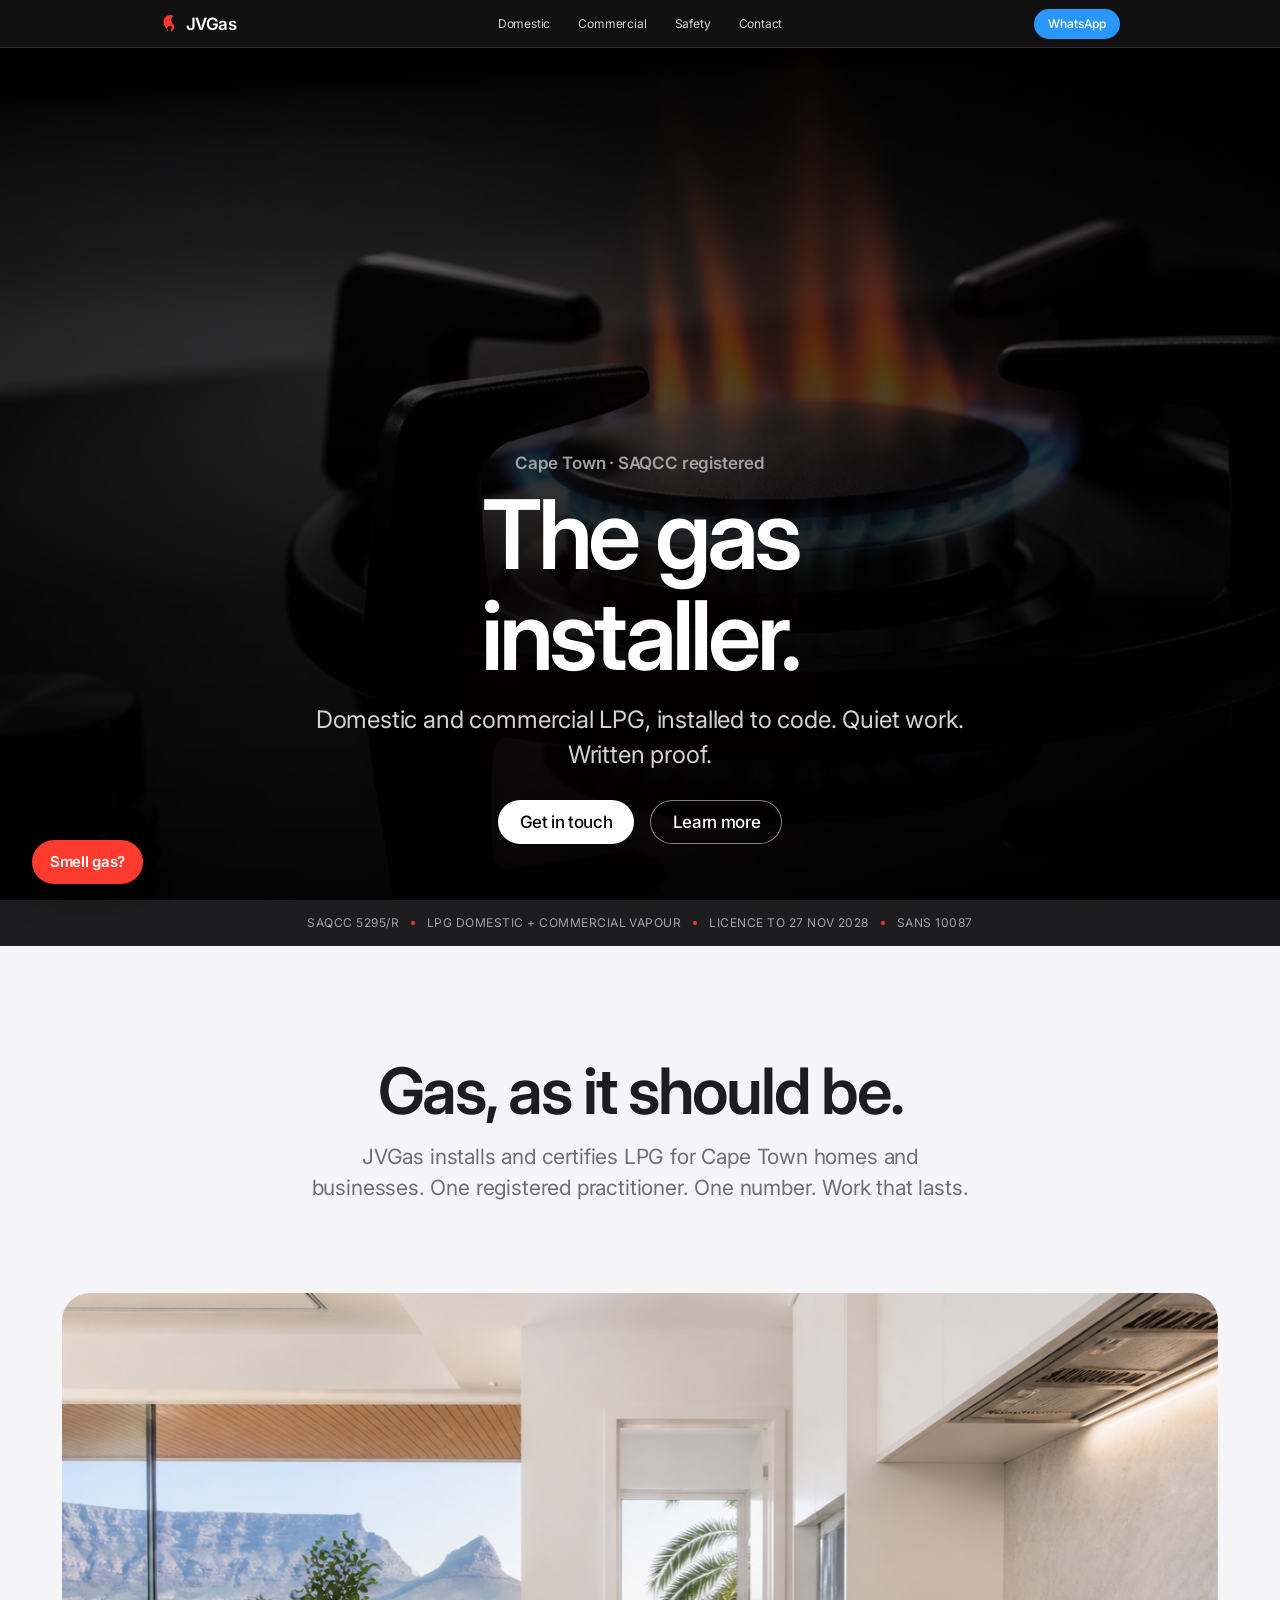
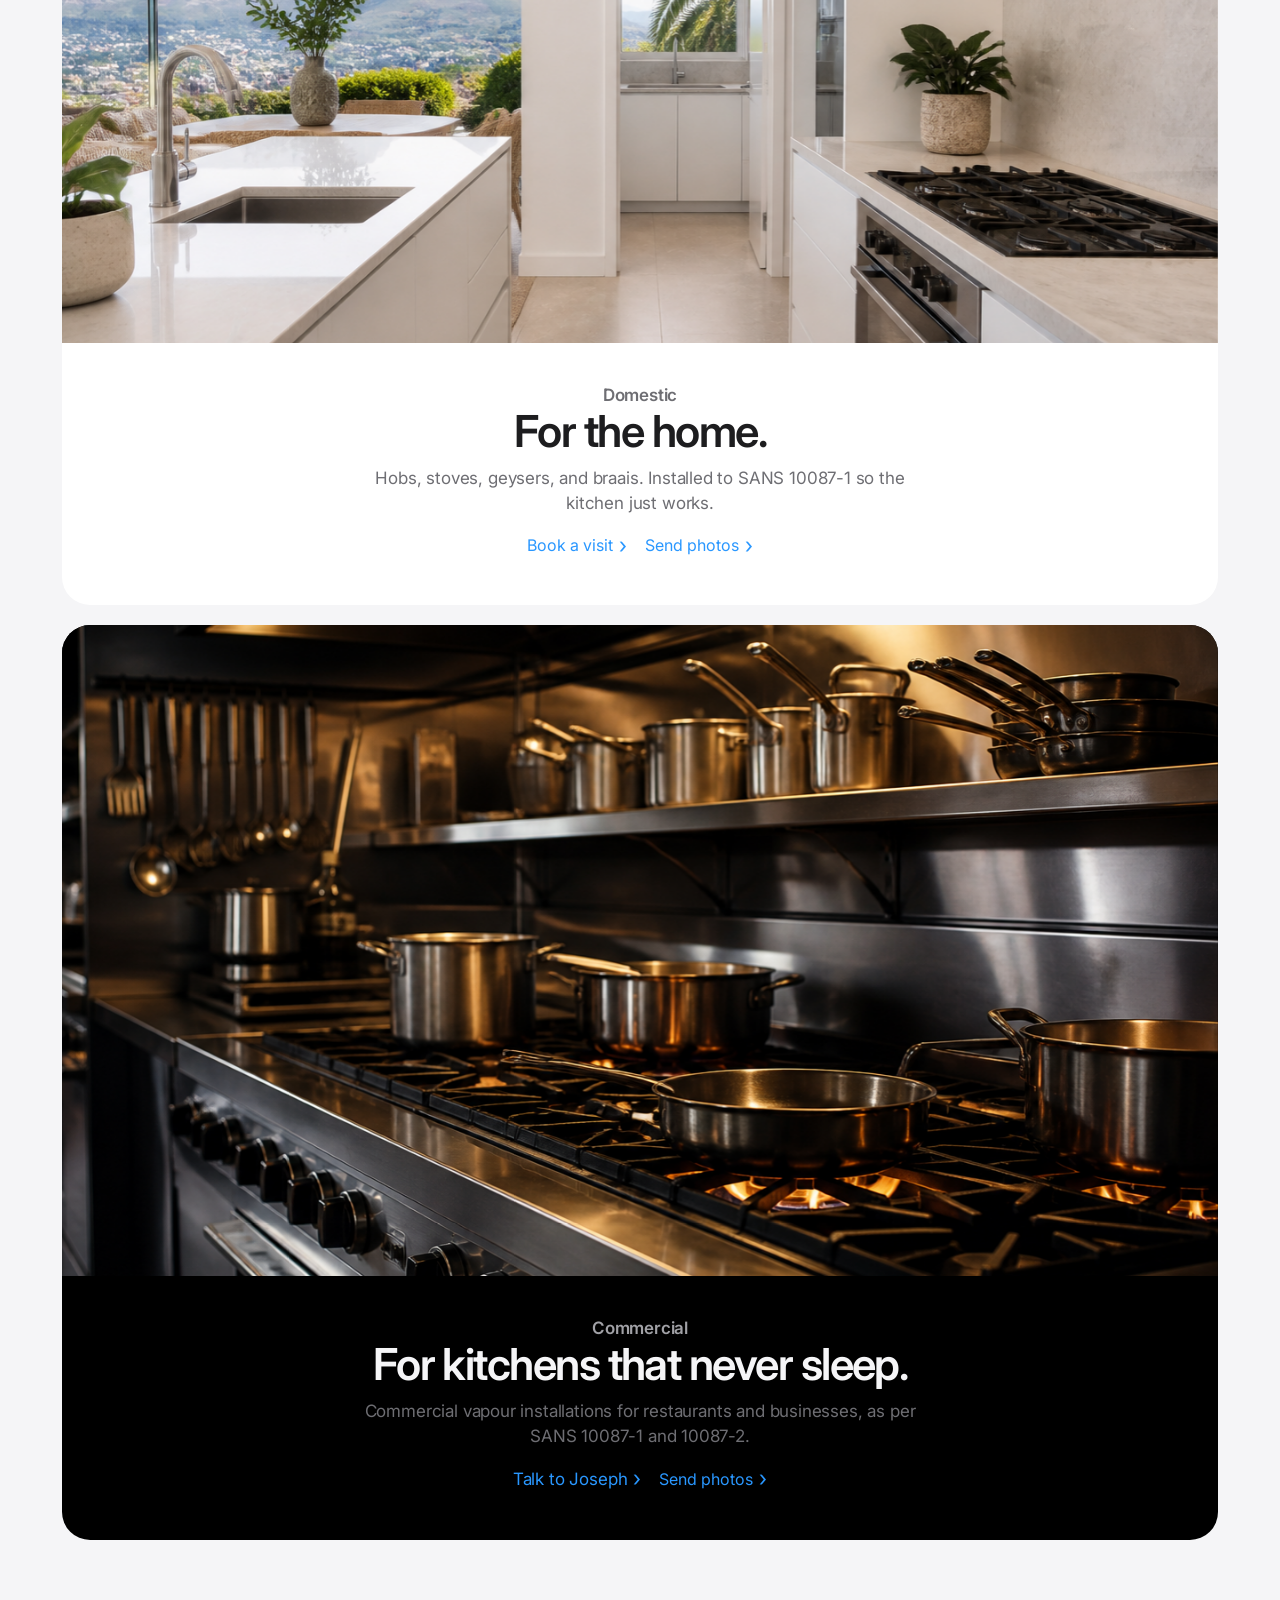
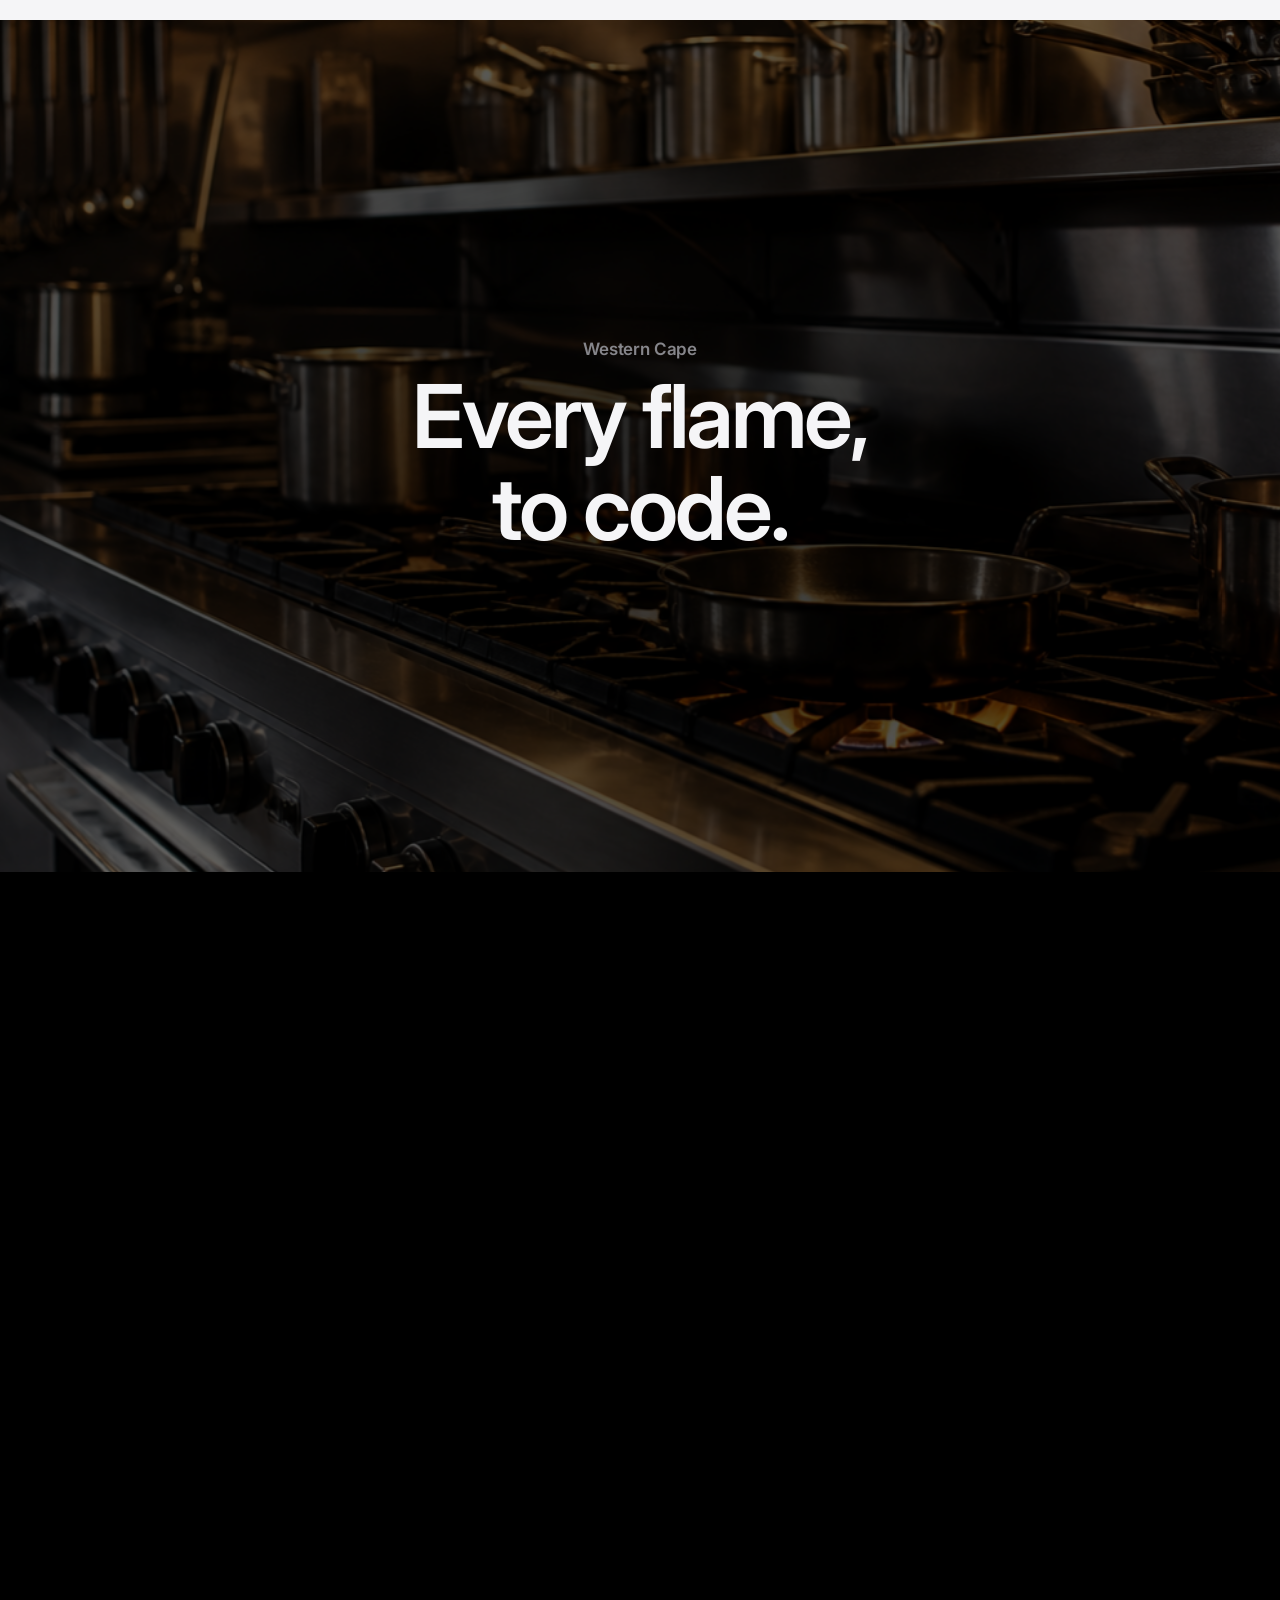
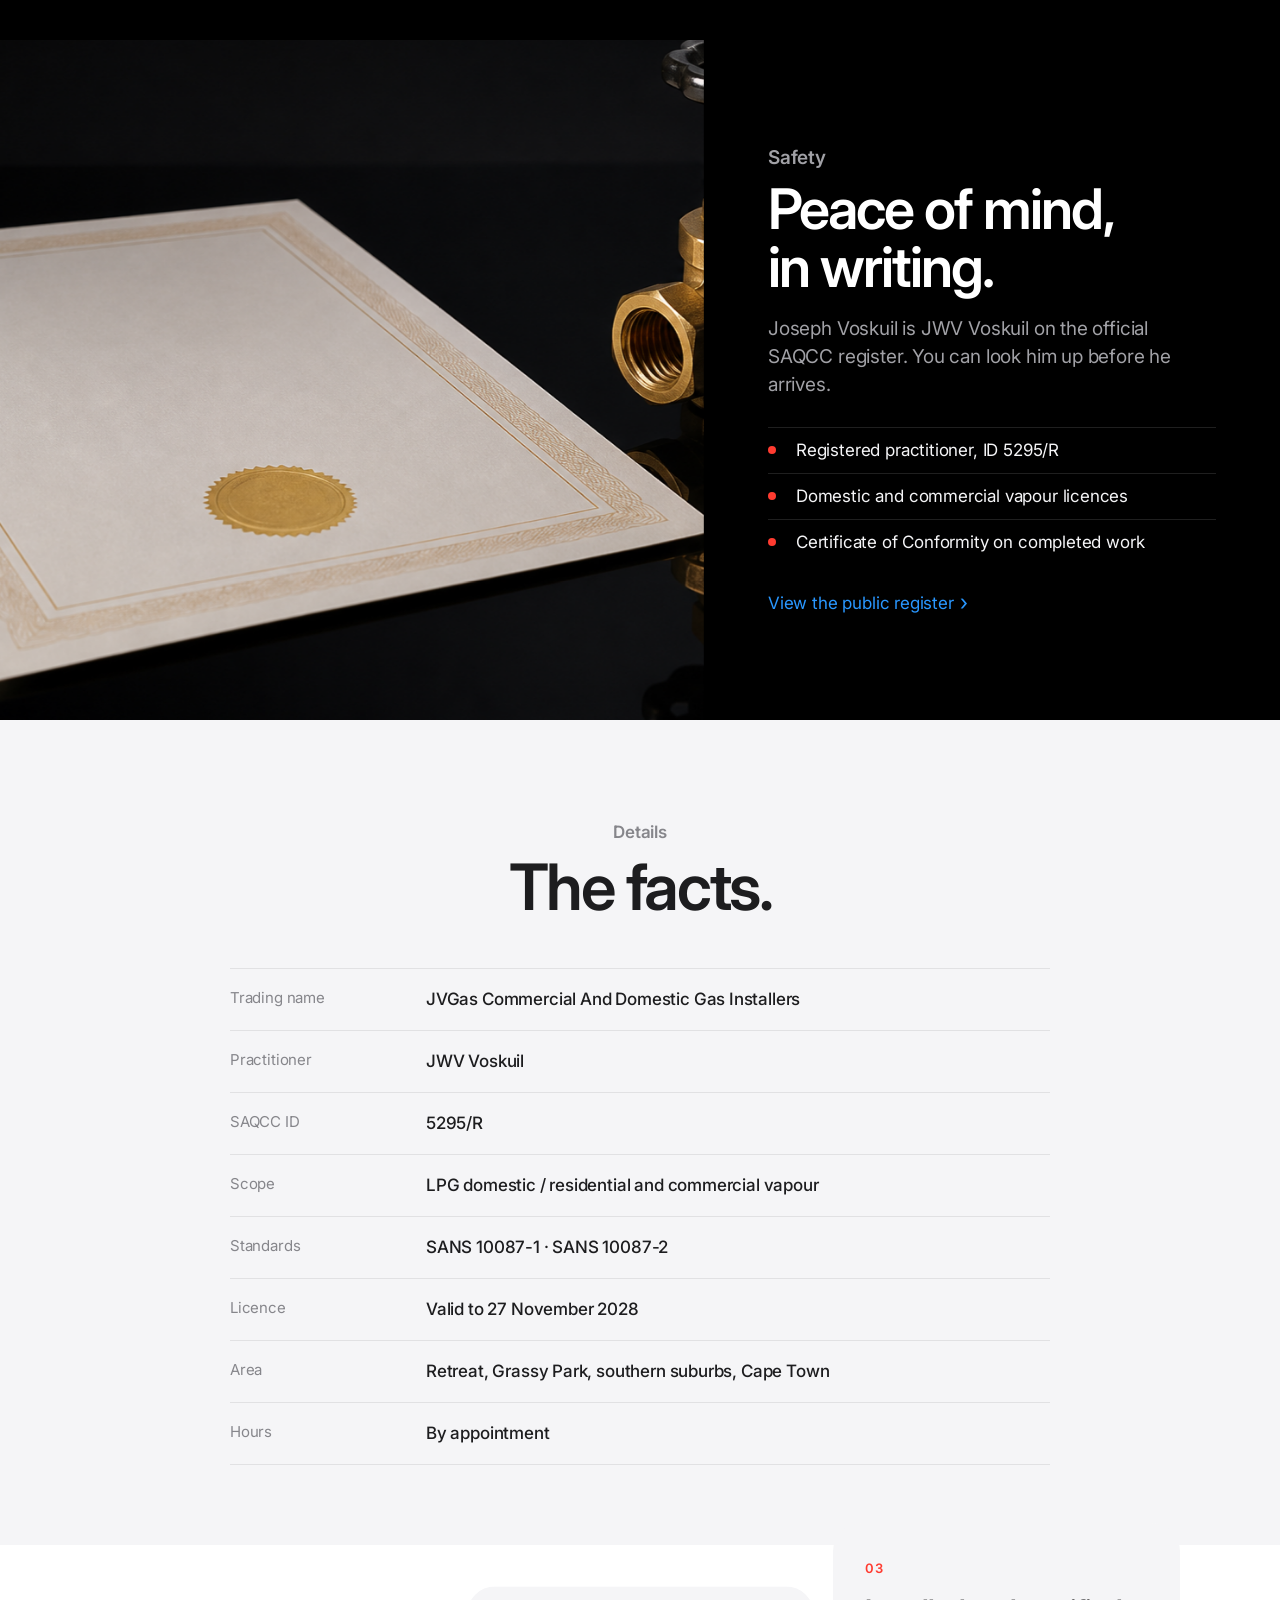
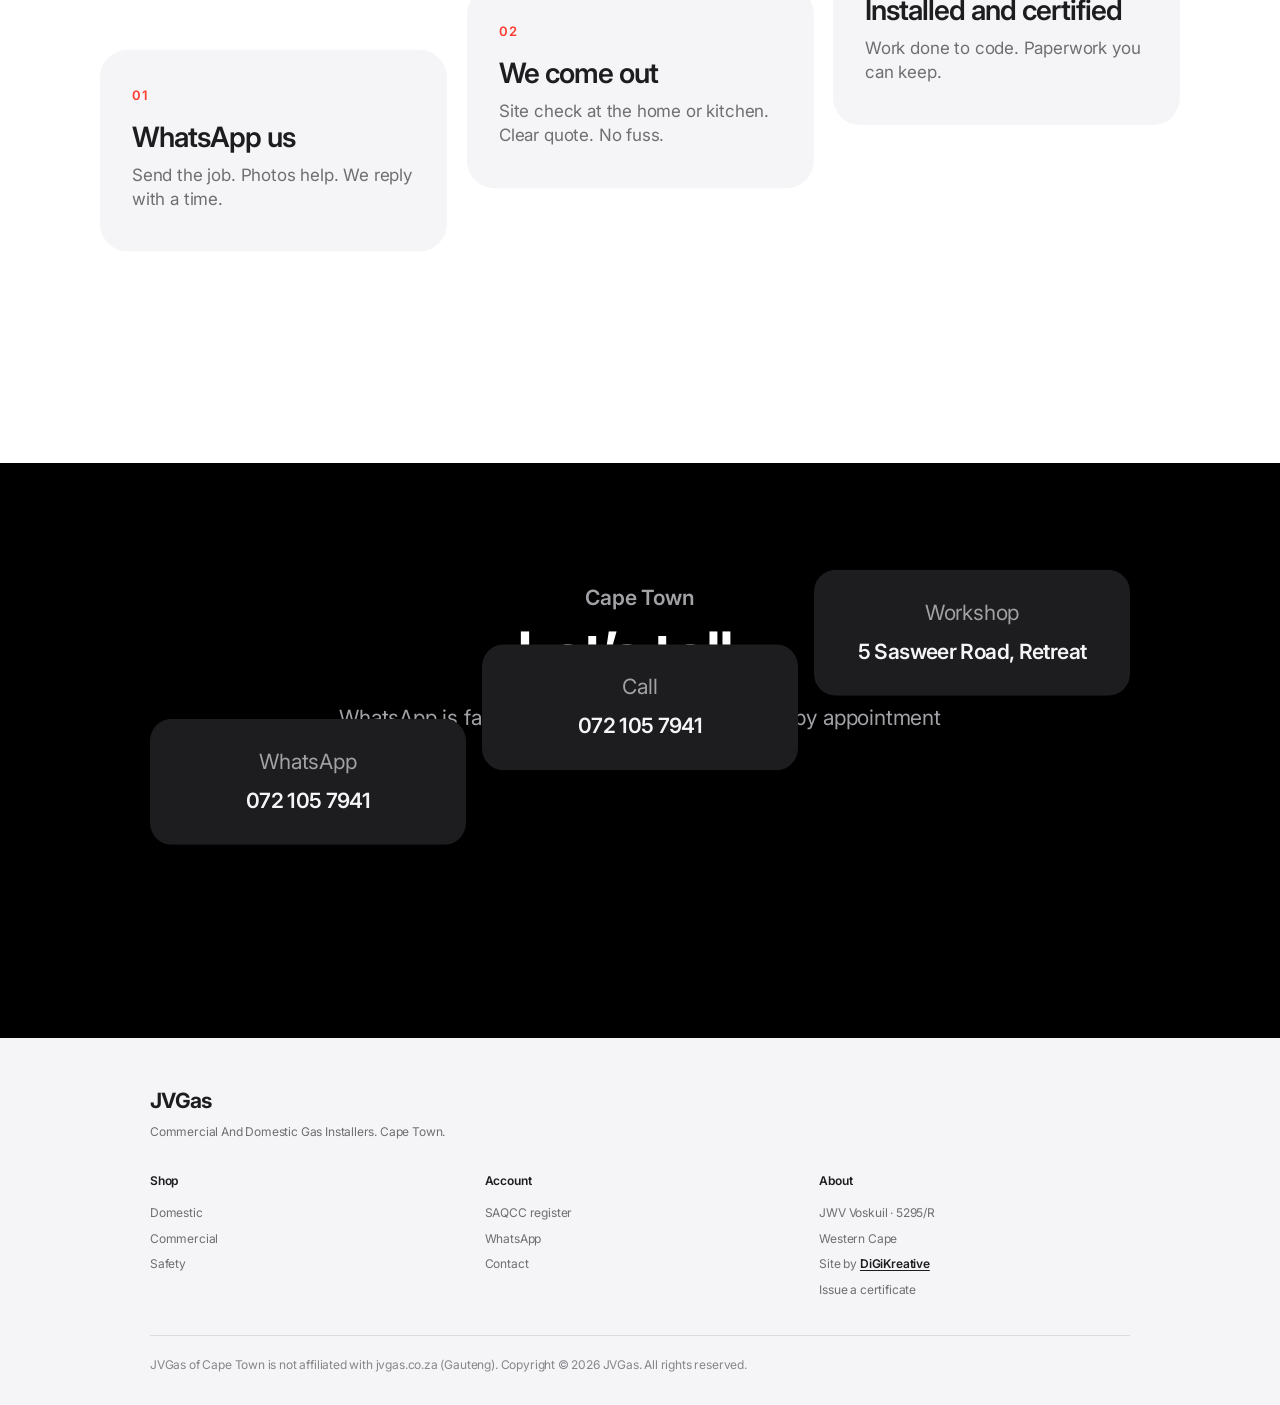
<file: index.html>
<!DOCTYPE html>
<html lang="en-ZA">
<head>
  <meta charset="utf-8">
  <meta name="viewport" content="width=device-width, initial-scale=1, viewport-fit=cover">
  <title>JVGas | The gas installer. Cape Town.</title>
  <meta name="description" content="JVGas — SAQCC-registered domestic and commercial LPG installations in Cape Town. JWV Voskuil, Retreat. Phone 072 105 7941.">
  <meta name="theme-color" content="#000000">
  <link rel="icon" type="image/svg+xml" href="assets/img/favicon.svg">
  <meta property="og:title" content="JVGas | The gas installer.">
  <meta property="og:description" content="Registered LPG for Cape Town homes and businesses. SAQCC 5295/R.">
  <meta property="og:type" content="website">
  <link rel="preconnect" href="https://fonts.googleapis.com">
  <link rel="preconnect" href="https://fonts.gstatic.com" crossorigin>
  <link href="https://fonts.googleapis.com/css2?family=Inter:wght@400;500;600;700&display=swap" rel="stylesheet">
  <link rel="stylesheet" href="assets/css/style.css?v=13">
</head>
<body>
  <a class="skip" href="#main">Skip to content</a>

  <header class="nav" id="nav">
    <div class="nav__inner">
      <a class="nav__brand" href="#top" aria-label="JVGas home">
        <svg class="nav__mark" viewBox="0 0 32 32" aria-hidden="true">
          <path fill="currentColor" d="M15.2 27c-5.4-3.5-9-8.9-9-15.2C6.2 5.4 12 0 18.4 0c2.2 0 4.2.7 5.9 1.8-2.6 1.2-4.5 3.8-4.5 6.9 0 5.4 5.4 7.2 5.4 12.8 0 2.8-1.5 5.4-3.8 6.8-1.2.7-2 .4-2-.7 0-1.8 1.4-3.2 1.4-5.4 0-1.8-1.3-3-3-3-3.2 0-5.5 3.7-5.5 7.9 0 .6.1 1.2.2 1.8-.4.1-.6.2-.7.1z"/>
        </svg>
        <span>JVGas</span>
      </a>
      <nav class="nav__menu" id="nav-menu" aria-label="Primary">
        <a href="#domestic">Domestic</a>
        <a href="#commercial">Commercial</a>
        <a href="#safety">Safety</a>
        <a href="#contact">Contact</a>
        <a class="nav__menu-cta" href="https://wa.me/27721057941" target="_blank" rel="noopener">WhatsApp</a>
      </nav>
      <a class="nav__cta" href="https://wa.me/27721057941" target="_blank" rel="noopener">WhatsApp</a>
      <button class="nav__toggle" type="button" aria-expanded="false" aria-controls="nav-menu" aria-label="Menu">
        <span></span><span></span>
      </button>
    </div>
  </header>

  <main id="main">
    <section class="hero" id="top">
      <div class="hero__stage">
        <img class="hero__image" src="assets/img/hero.png" alt="A clean gas flame on a black glass hob">
      </div>
      <div class="hero__glow" aria-hidden="true"></div>
      <div class="hero__veil"></div>
      <div class="hero__copy reveal">
        <p class="eyebrow">Cape Town · SAQCC registered</p>
        <h1>The gas<br>installer.</h1>
        <p class="hero__lead">Domestic and commercial LPG, installed to code. Quiet work. Written proof.</p>
        <div class="hero__actions">
          <a class="btn btn--light" href="https://wa.me/27721057941" target="_blank" rel="noopener">Get in touch</a>
          <a class="btn btn--ghost" href="#safety">Learn more</a>
        </div>
      </div>
    </section>

    <section class="ribbon" aria-label="Credentials">
      <p>
        <span class="ribbon__item">SAQCC 5295/R</span>
        <span class="ribbon__item">LPG domestic + commercial vapour</span>
        <span class="ribbon__item">Licence to 27 Nov 2028</span>
        <span class="ribbon__item">SANS 10087</span>
      </p>
    </section>

    <section class="intro">
      <div class="intro__copy reveal" data-speed="0.12">
        <h2>Gas, as it should be.</h2>
        <p>JVGas installs and certifies LPG for Cape Town homes and businesses. One registered practitioner. One number. Work that lasts.</p>
      </div>
    </section>

    <section class="tiles" id="domestic">
      <article class="tile reveal">
        <div class="tile__media">
          <img src="assets/img/domestic.png" alt="A bright modern kitchen with a gas hob" data-speed="0.38">
        </div>
        <div class="tile__copy">
          <p class="eyebrow">Domestic</p>
          <h3>For the home.</h3>
          <p>Hobs, stoves, geysers, and braais. Installed to SANS 10087-1 so the kitchen just works.</p>
          <span class="tile__links">
            <button class="link" type="button" data-book-open>Book a visit</button>
            <button class="link" type="button" data-quote-open data-quote-type="hob">Send photos</button>
          </span>
        </div>
      </article>
      <article class="tile tile--dark reveal" id="commercial">
        <div class="tile__media">
          <img src="assets/img/commercial.png" alt="A professional kitchen with stainless steel gas ranges" data-speed="0.42">
        </div>
        <div class="tile__copy">
          <p class="eyebrow">Commercial</p>
          <h3>For kitchens that never sleep.</h3>
          <p>Commercial vapour installations for restaurants and businesses, as per SANS 10087-1 and 10087-2.</p>
          <span class="tile__links">
            <a class="link" href="#contact">Talk to Joseph</a>
            <button class="link" type="button" data-quote-open data-quote-type="commercial">Send photos</button>
          </span>
        </div>
      </article>
    </section>

    <section class="pin" aria-label="Cape Town installations">
      <div class="pin__sticky">
        <img class="pin__image" src="assets/img/commercial.png" alt="" aria-hidden="true">
        <div class="pin__veil"></div>
        <div class="pin__copy">
          <p class="eyebrow">Western Cape</p>
          <h2>Every flame,<br>to code.</h2>
        </div>
      </div>
    </section>

    <section class="feature" id="safety">
      <div class="feature__media reveal">
        <img src="assets/img/safety.png" alt="Studio still of a certificate and a gas fitting" data-speed="0.28">
      </div>
      <div class="feature__copy reveal">
        <p class="eyebrow">Safety</p>
        <h2>Peace of mind,<br>in writing.</h2>
        <p>Joseph Voskuil is JWV Voskuil on the official SAQCC register. You can look him up before he arrives.</p>
        <ul class="checks">
          <li>Registered practitioner, ID 5295/R</li>
          <li>Domestic and commercial vapour licences</li>
          <li>Certificate of Conformity on completed work</li>
        </ul>
        <a class="link" href="https://saqccgas.co.za/member/?r=7344" target="_blank" rel="noopener">View the public register</a>
      </div>
    </section>

    <section class="specs">
      <div class="specs__head reveal">
        <p class="eyebrow">Details</p>
        <h2>The facts.</h2>
      </div>
      <dl class="specs__table reveal">
        <div>
          <dt>Trading name</dt>
          <dd>JVGas Commercial And Domestic Gas Installers</dd>
        </div>
        <div>
          <dt>Practitioner</dt>
          <dd>JWV Voskuil</dd>
        </div>
        <div>
          <dt>SAQCC ID</dt>
          <dd>5295/R</dd>
        </div>
        <div>
          <dt>Scope</dt>
          <dd>LPG domestic / residential and commercial vapour</dd>
        </div>
        <div>
          <dt>Standards</dt>
          <dd>SANS 10087-1 · SANS 10087-2</dd>
        </div>
        <div>
          <dt>Licence</dt>
          <dd>Valid to 27 November 2028</dd>
        </div>
        <div>
          <dt>Area</dt>
          <dd>Retreat, Grassy Park, southern suburbs, Cape Town</dd>
        </div>
        <div>
          <dt>Hours</dt>
          <dd>By appointment</dd>
        </div>
      </dl>
    </section>

    <section class="steps">
      <div class="steps__head reveal">
        <h2>Three steps.</h2>
      </div>
      <ol class="steps__list">
        <li class="reveal" data-speed="0.14">
          <span>01</span>
          <h3>WhatsApp us</h3>
          <p>Send the job. Photos help. We reply with a time.</p>
        </li>
        <li class="reveal" data-speed="0.22">
          <span>02</span>
          <h3>We come out</h3>
          <p>Site check at the home or kitchen. Clear quote. No fuss.</p>
        </li>
        <li class="reveal" data-speed="0.3">
          <span>03</span>
          <h3>Installed and certified</h3>
          <p>Work done to code. Paperwork you can keep.</p>
        </li>
      </ol>
    </section>

    <section class="contact" id="contact">
      <div class="contact__copy reveal">
        <p class="eyebrow">Cape Town</p>
        <h2>Let’s talk.</h2>
        <p>WhatsApp is fastest. Call if you prefer. We work by appointment across the southern suburbs.</p>
      </div>
      <div class="contact__cards reveal">
        <a class="card" href="https://wa.me/27721057941" target="_blank" rel="noopener" data-speed="0.1">
          <p class="card__label">WhatsApp</p>
          <p class="card__value">072 105 7941</p>
        </a>
        <a class="card" href="tel:+27721057941" data-speed="0.18">
          <p class="card__label">Call</p>
          <p class="card__value">072 105 7941</p>
        </a>
        <a class="card" href="https://maps.google.com/?q=5+Sasweer+Road+Retreat+Cape+Town" target="_blank" rel="noopener" data-speed="0.26">
          <p class="card__label">Workshop</p>
          <p class="card__value">5 Sasweer Road, Retreat</p>
        </a>
      </div>
    </section>
  </main>

  <footer class="footer">
    <div class="footer__inner">
      <div class="footer__brand">
        <strong>JVGas</strong>
        <p>Commercial And Domestic Gas Installers. Cape Town.</p>
      </div>
      <div class="footer__cols">
        <div>
          <p>Shop</p>
          <a href="#domestic">Domestic</a>
          <a href="#commercial">Commercial</a>
          <a href="#safety">Safety</a>
        </div>
        <div>
          <p>Account</p>
          <a href="https://saqccgas.co.za/member/?r=7344" target="_blank" rel="noopener">SAQCC register</a>
          <a href="https://wa.me/27721057941" target="_blank" rel="noopener">WhatsApp</a>
          <a href="#contact">Contact</a>
        </div>
        <div>
          <p>About</p>
          <span>JWV Voskuil · 5295/R</span>
          <span>Western Cape</span>
          <span class="footer__credit">Site by <a href="https://digi-kreative.co.za" target="_blank" rel="noopener">DiGiKreative</a></span>
          <a href="certificate.html">Issue a certificate</a>
        </div>
      </div>
      <p class="footer__note">JVGas of Cape Town is not affiliated with jvgas.co.za (Gauteng). Copyright © 2026 JVGas. All rights reserved.</p>
    </div>
  </footer>

  <div class="book" id="book" hidden>
    <button class="book__backdrop" type="button" data-book-close aria-label="Close booking"></button>
    <div class="book__panel" role="dialog" aria-modal="true" aria-labelledby="book-title">
      <button class="book__close" type="button" data-book-close aria-label="Close">Close</button>
      <div id="book-flow">
        <p class="eyebrow">By appointment</p>
        <h2 id="book-title">Book a visit.</h2>
        <p class="book__lead">Choose a day and a time. If Joseph is booked, one of his five installers takes the visit.</p>
        <div class="book__cal" id="book-cal"></div>
        <div class="book__slots" id="book-slots"></div>
        <p class="book__error" id="book-error" hidden></p>
        <form class="book__form" id="book-form" hidden>
          <p class="book__hint">Device</p>
          <div class="book__people" id="book-devices"></div>
          <label>Name
            <input name="name" type="text" autocomplete="name" required maxlength="80">
          </label>
          <label>Phone
            <input name="phone" type="tel" autocomplete="tel" required inputmode="tel" maxlength="20">
          </label>
          <label>Note
            <input name="note" type="text" maxlength="160" placeholder="Optional">
          </label>
          <button class="btn btn--light" type="submit">Request this visit</button>
        </form>
      </div>
      <div id="book-done" hidden>
        <p class="eyebrow">Requested</p>
        <h2>You’re in the diary.</h2>
        <p class="book__when" id="book-when"></p>
        <p class="book__lead" id="book-who"></p>
        <p class="book__hint">If this page is open, a reminder appears 15 minutes before the visit, and again 5 minutes before. Snooze it in 15-minute steps.</p>
        <div class="book__actions">
          <button class="btn btn--light" type="button" id="book-ics">Add to calendar</button>
          <a class="btn btn--ghost" id="book-wa" href="https://wa.me/27721057941" target="_blank" rel="noopener">Send on WhatsApp</a>
          <button class="btn btn--ghost" type="button" data-book-close>Done</button>
        </div>
      </div>
    </div>
  </div>

  <div class="remind" id="remind" hidden>
    <div class="remind__panel" role="dialog" aria-modal="true" aria-labelledby="remind-title">
      <p class="eyebrow">Reminder</p>
      <h2 id="remind-title">Site visit</h2>
      <p class="remind__when" id="remind-when"></p>
      <p class="remind__who" id="remind-who"></p>
      <p class="remind__due" id="remind-due"></p>
      <div class="remind__snooze">
        <label>Snooze
          <select id="remind-snooze">
            <option value="15">15 minutes</option>
            <option value="30">30 minutes</option>
            <option value="45">45 minutes</option>
            <option value="60">1 hour</option>
            <option value="75">1 hour 15 minutes</option>
            <option value="90">1 hour 30 minutes</option>
            <option value="105">1 hour 45 minutes</option>
            <option value="120">2 hours</option>
          </select>
        </label>
        <button class="btn btn--light" type="button" id="remind-snooze-btn">Snooze</button>
      </div>
      <button class="btn btn--ghost" type="button" id="remind-dismiss">Dismiss</button>
    </div>
  </div>

  <button class="gas-fab" type="button" data-gas-open>Smell gas?</button>

  <div class="book" id="gas" hidden>
    <button class="book__backdrop" type="button" data-gas-close aria-label="Close gas help"></button>
    <div class="book__panel" role="dialog" aria-modal="true" aria-labelledby="gas-title">
      <button class="book__close" type="button" data-gas-close aria-label="Close">Close</button>
      <p class="eyebrow">Smell gas</p>
      <h2 id="gas-title">Do this now.</h2>
      <ol class="gas__steps">
        <li>Shut the bottle.</li>
        <li>Do not switch anything on.</li>
        <li>Call 072 105 7941.</li>
      </ol>
      <div class="book__actions">
        <a class="btn btn--light" href="tel:+27721057941">Call 072 105 7941</a>
      </div>
      <p class="book__hint">Booking is for planned work. This button is for a leak.</p>
    </div>
  </div>

  <div class="book" id="quote" hidden>
    <button class="book__backdrop" type="button" data-quote-close aria-label="Close quote"></button>
    <div class="book__panel" role="dialog" aria-modal="true" aria-labelledby="quote-title">
      <button class="book__close" type="button" data-quote-close aria-label="Close">Close</button>
      <div id="quote-flow">
        <p class="eyebrow">Quote</p>
        <h2 id="quote-title">Send photos.</h2>
        <p class="book__lead">Choose the appliance and add photos or a short video. You stay on this page.</p>
        <div class="quote__types" id="quote-types"></div>
        <form class="book__form" id="quote-form">
          <label>Photos or a short video
            <input class="quote__file" name="photos" type="file" accept="image/*,video/*" multiple>
          </label>
          <div class="quote__previews" id="quote-previews"></div>
          <button class="btn btn--ghost" type="button" id="quote-add">Add a photo or video</button>
          <label>Name
            <input name="name" type="text" autocomplete="name" required maxlength="80">
          </label>
          <label>Phone
            <input name="phone" type="tel" autocomplete="tel" required inputmode="tel" maxlength="20">
          </label>
          <label>Area
            <input name="area" type="text" maxlength="80" placeholder="Retreat, Grassy Park">
          </label>
          <p class="book__error" id="quote-error" hidden></p>
          <p class="book__hint">On your phone, choose WhatsApp when it asks where to share. The photos go first. The written request opens after that.</p>
          <button class="btn btn--light" type="button" id="quote-send">Send to Joseph</button>
        </form>
      </div>
      <div id="quote-done" hidden>
        <p class="eyebrow">Sent</p>
        <h2>Joseph has the request.</h2>
        <p class="book__lead" id="quote-summary"></p>
        <button class="btn btn--ghost" type="button" data-quote-close>Done</button>
      </div>
    </div>
  </div>

  <script src="assets/js/main.js?v=3"></script>
  <script src="assets/js/booking.js?v=5"></script>
  <script src="assets/js/assist.js?v=7"></script>
</body>
</html>
</file>
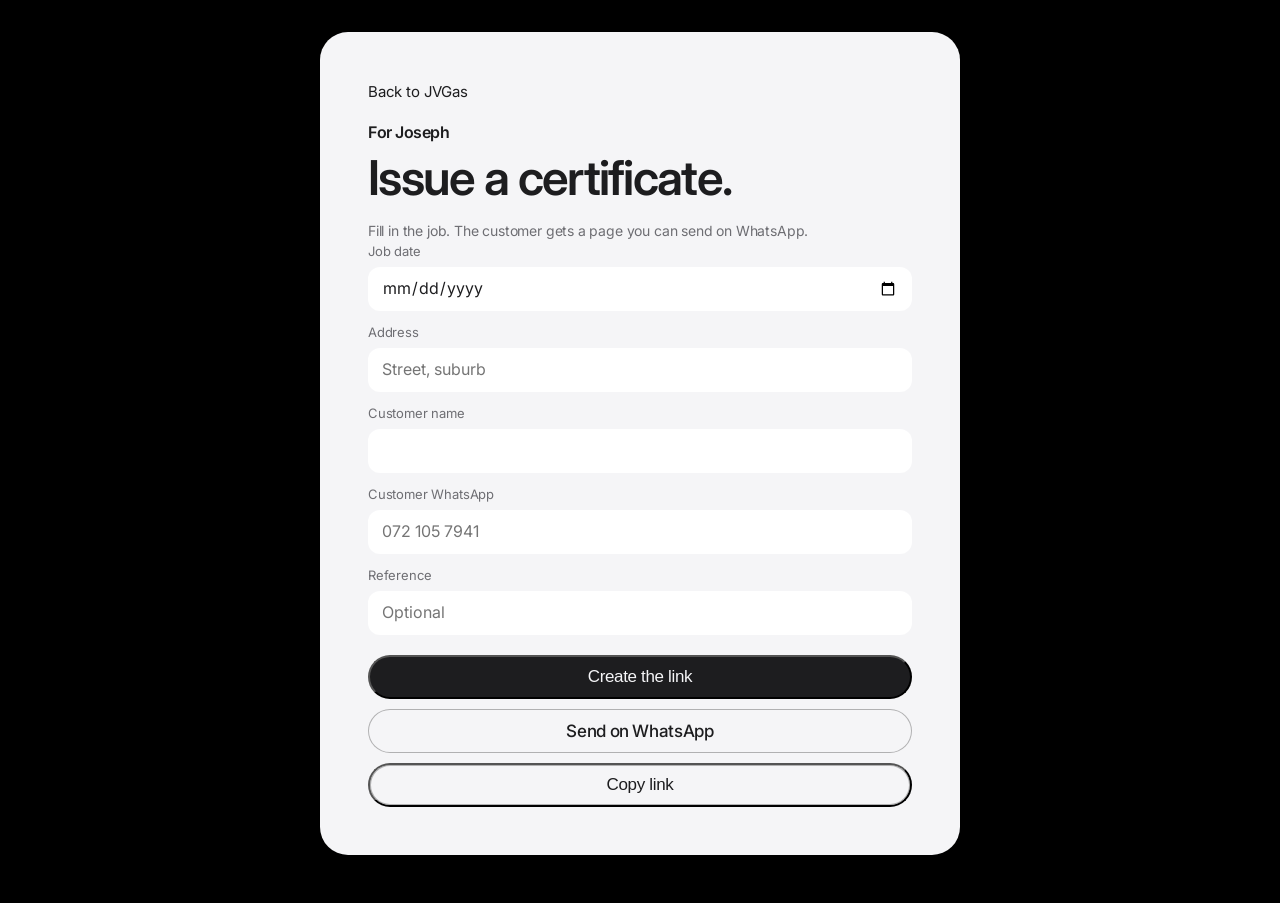
<file: certificate.html>
<!DOCTYPE html>
<html lang="en-ZA">
<head>
  <meta charset="utf-8">
  <meta name="viewport" content="width=device-width, initial-scale=1, viewport-fit=cover">
  <title>Certificate of Conformity | JVGas</title>
  <meta name="robots" content="noindex">
  <link rel="icon" type="image/svg+xml" href="assets/img/favicon.svg">
  <link rel="preconnect" href="https://fonts.googleapis.com">
  <link rel="preconnect" href="https://fonts.gstatic.com" crossorigin>
  <link href="https://fonts.googleapis.com/css2?family=Inter:wght@400;500;600;700&display=swap" rel="stylesheet">
  <link rel="stylesheet" href="assets/css/style.css?v=13">
</head>
<body>
  <main class="cert">
    <article class="cert__sheet" id="cert-record" hidden>
      <a class="cert__back" href="index.html">JVGas</a>
      <p class="cert__mark">JVGas · Cape Town</p>
      <h1>Certificate of Conformity issued.</h1>
      <p class="cert__status">Issued</p>
      <dl>
        <div>
          <dt>Job date</dt>
          <dd id="cert-date"></dd>
        </div>
        <div>
          <dt>Address</dt>
          <dd id="cert-address"></dd>
        </div>
        <div id="cert-name-row" hidden>
          <dt>Customer</dt>
          <dd id="cert-name"></dd>
        </div>
        <div id="cert-ref-row" hidden>
          <dt>Reference</dt>
          <dd id="cert-ref"></dd>
        </div>
        <div>
          <dt>Practitioner</dt>
          <dd>JWV Voskuil</dd>
        </div>
        <div>
          <dt>SAQCC ID</dt>
          <dd>5295/R</dd>
        </div>
        <div>
          <dt>Standards</dt>
          <dd>SANS 10087-1 · SANS 10087-2</dd>
        </div>
      </dl>
      <p class="cert__note">This record confirms a Certificate of Conformity was issued for this job. The signed certificate is the copy to keep for an insurer or a landlord. <a href="https://saqccgas.co.za/member/?r=7344" target="_blank" rel="noopener">SAQCC register</a></p>
    </article>

    <section class="cert__sheet" id="cert-issue">
      <a class="cert__back" href="index.html">Back to JVGas</a>
      <p class="cert__mark">For Joseph</p>
      <h1>Issue a certificate.</h1>
      <p class="cert__note">Fill in the job. The customer gets a page you can send on WhatsApp.</p>
      <form class="cert__form" id="cert-form">
        <label>Job date
          <input name="date" type="date" required>
        </label>
        <label>Address
          <input name="address" type="text" required maxlength="140" placeholder="Street, suburb">
        </label>
        <label>Customer name
          <input name="name" type="text" maxlength="80">
        </label>
        <label>Customer WhatsApp
          <input name="phone" type="tel" inputmode="tel" maxlength="20" placeholder="072 105 7941">
        </label>
        <label>Reference
          <input name="ref" type="text" maxlength="40" placeholder="Optional">
        </label>
        <p class="book__error" id="cert-error" hidden></p>
        <div class="cert__actions">
          <button class="btn btn--light" type="submit">Create the link</button>
          <a class="btn btn--ghost" id="cert-wa" href="https://wa.me/27721057941" target="_blank" rel="noopener" hidden>Send on WhatsApp</a>
          <button class="btn btn--ghost" id="cert-copy" type="button" hidden>Copy link</button>
        </div>
        <p class="cert__note" id="cert-link" hidden></p>
      </form>
    </section>
  </main>
  <script src="assets/js/certificate.js?v=1"></script>
</body>
</html>
</file>
<file: assets/css/style.css>
:root {
  --black: #000;
  --ink: #1d1d1f;
  --paper: #f5f5f7;
  --white: #fff;
  --muted: #86868b;
  --line: rgba(255, 255, 255, 0.12);
  --line-dark: rgba(0, 0, 0, 0.08);
  --flame: #ff3b30;
  --blue: #2997ff;
  --nav-h: 48px;
  --page-pad: clamp(16px, 4.2vw, 32px);
  --safe-top: env(safe-area-inset-top, 0px);
  --safe-bottom: env(safe-area-inset-bottom, 0px);
  --ease: cubic-bezier(0.25, 0.1, 0.25, 1);
  --font: "Inter", -apple-system, BlinkMacSystemFont, "SF Pro Display", "Segoe UI", sans-serif;
}

*,
*::before,
*::after {
  box-sizing: border-box;
  margin: 0;
  padding: 0;
}

html {
  scroll-behavior: smooth;
  -webkit-text-size-adjust: 100%;
}

body {
  font-family: var(--font);
  background: var(--black);
  color: var(--white);
  line-height: 1.47;
  letter-spacing: -0.011em;
  -webkit-font-smoothing: antialiased;
  overflow-x: hidden;
  -webkit-tap-highlight-color: transparent;
}

body.nav-open {
  overflow: hidden;
  touch-action: none;
}

img {
  max-width: 100%;
  display: block;
}

a {
  color: inherit;
  text-decoration: none;
}

.skip {
  position: absolute;
  left: -999px;
  top: 0;
  background: #fff;
  color: #000;
  padding: 0.5rem 1rem;
  z-index: 100;
}

.skip:focus {
  left: 0;
}

.eyebrow {
  font-size: 17px;
  font-weight: 600;
  letter-spacing: -0.01em;
  color: var(--muted);
  margin-bottom: 8px;
}

h1, h2, h3 {
  font-weight: 600;
  letter-spacing: -0.035em;
  line-height: 1.05;
}

.btn {
  display: inline-flex;
  align-items: center;
  justify-content: center;
  min-width: 132px;
  min-height: 44px;
  height: 44px;
  padding: 0 22px;
  border-radius: 980px;
  font-size: 17px;
  font-weight: 500;
  letter-spacing: -0.02em;
  transition: transform 0.2s var(--ease), opacity 0.2s var(--ease);
}

.btn:hover { opacity: 0.88; }
.btn:active { transform: scale(0.98); }

.btn--light {
  background: var(--white);
  color: var(--black);
}

.btn--ghost {
  background: transparent;
  color: var(--white);
  box-shadow: inset 0 0 0 1px rgba(255, 255, 255, 0.5);
}

.link {
  display: inline-flex;
  align-items: center;
  gap: 6px;
  margin-top: 18px;
  color: var(--blue);
  font-size: 17px;
}

.link::after {
  content: "›";
  font-size: 22px;
  line-height: 1;
  transform: translateY(-1px);
}

.link:hover { text-decoration: underline; }

button.link {
  background: none;
  border: 0;
  padding: 0;
  font: inherit;
  cursor: pointer;
}

.nav {
  position: sticky;
  top: 0;
  z-index: 50;
  height: calc(var(--nav-h) + var(--safe-top));
  padding-top: var(--safe-top);
  background: rgba(22, 22, 23, 0.8);
  backdrop-filter: saturate(180%) blur(20px);
  -webkit-backdrop-filter: saturate(180%) blur(20px);
  border-bottom: 1px solid var(--line);
}

.nav__inner {
  max-width: 1024px;
  height: var(--nav-h);
  margin: 0 auto;
  padding: 0 var(--page-pad);
  display: flex;
  align-items: center;
  gap: 16px;
}

.nav__brand {
  display: flex;
  align-items: center;
  gap: 8px;
  font-size: 17px;
  font-weight: 600;
  letter-spacing: -0.03em;
  flex-shrink: 0;
  min-height: 44px;
}

.nav__mark {
  width: 18px;
  height: 18px;
  color: var(--flame);
}

.nav__menu {
  display: flex;
  align-items: center;
  justify-content: center;
  gap: 28px;
  flex: 1;
  font-size: 12px;
  color: #d2d2d7;
}

.nav__menu a {
  min-height: 44px;
  display: inline-flex;
  align-items: center;
}

.nav__menu a:hover { color: #fff; }

.nav__menu .nav__menu-cta { display: none; }

.nav__cta {
  margin-left: auto;
  flex-shrink: 0;
  font-size: 12px;
  font-weight: 500;
  min-height: 28px;
  padding: 6px 14px;
  border-radius: 980px;
  background: #2997ff;
  color: #fff;
  display: inline-flex;
  align-items: center;
}

.nav__cta:hover { background: #1482ed; }

.nav__toggle {
  display: none;
  flex-shrink: 0;
  width: 44px;
  height: 44px;
  margin-right: -10px;
  border: 0;
  background: transparent;
  cursor: pointer;
  position: relative;
}

.nav__toggle span {
  position: absolute;
  left: 12px;
  right: 12px;
  height: 1.5px;
  background: #f5f5f7;
  transition: transform 0.2s var(--ease), top 0.2s var(--ease);
}

.nav__toggle span:first-child { top: 18px; }
.nav__toggle span:last-child { top: 25px; }

.nav.is-open .nav__toggle span:first-child {
  top: 21.5px;
  transform: rotate(45deg);
}

.nav.is-open .nav__toggle span:last-child {
  top: 21.5px;
  transform: rotate(-45deg);
}

.hero {
  position: relative;
  min-height: calc(100svh - var(--nav-h) - var(--safe-top));
  display: grid;
  place-items: end center;
  overflow: hidden;
  background: #000;
}

.hero__stage {
  position: absolute;
  inset: -14% 0;
  overflow: hidden;
}

.hero__image {
  width: 100%;
  height: 100%;
  object-fit: cover;
  object-position: center 40%;
  will-change: transform;
  transform: scale(1.12);
}

.hero__glow {
  position: absolute;
  z-index: 1;
  width: min(70vw, 720px);
  height: min(70vw, 720px);
  left: 50%;
  top: 42%;
  margin: 0;
  pointer-events: none;
  background: radial-gradient(circle, rgba(255, 90, 40, 0.22), transparent 68%);
  will-change: transform;
}

.hero__veil {
  position: absolute;
  inset: 0;
  z-index: 1;
  background: linear-gradient(to top, rgba(0, 0, 0, 0.96) 0%, rgba(0, 0, 0, 0.9) 36%, rgba(0, 0, 0, 0.62) 68%, rgba(0, 0, 0, 0.5) 100%);
  will-change: opacity;
}

.hero__copy {
  position: relative;
  z-index: 2;
  text-align: center;
  padding: 0 var(--page-pad) calc(56px + var(--safe-bottom));
  max-width: 820px;
  will-change: transform, opacity;
}

.hero h1 {
  font-size: clamp(36px, 9.2vw, 96px);
  letter-spacing: -0.045em;
  margin-bottom: 16px;
}

.hero .eyebrow { color: #a1a1a6; }

.hero__lead {
  font-size: clamp(19px, 2.4vw, 24px);
  color: #d2d2d7;
  max-width: 28em;
  margin: 0 auto 28px;
}

.hero__actions {
  display: flex;
  justify-content: center;
  gap: 16px;
  flex-wrap: wrap;
}

.ribbon {
  background: #1d1d1f;
  color: #a1a1a6;
  text-align: center;
  font-size: 12px;
  letter-spacing: 0.04em;
  text-transform: uppercase;
  padding: 14px var(--page-pad);
}

.ribbon p {
  display: flex;
  flex-wrap: wrap;
  justify-content: center;
  align-items: center;
  gap: 8px 0;
}

.ribbon__item {
  white-space: nowrap;
}

.ribbon__item:not(:last-child)::after {
  content: "";
  display: inline-block;
  width: 4px;
  height: 4px;
  margin: 0 12px 2px;
  border-radius: 50%;
  background: var(--flame);
  vertical-align: middle;
}

.intro {
  background: var(--paper);
  color: var(--ink);
  text-align: center;
  padding: clamp(64px, 10vw, 120px) var(--page-pad) clamp(48px, 8vw, 80px);
}

.intro h2 {
  font-size: clamp(32px, 6vw, 64px);
  margin-bottom: 18px;
}

.intro p {
  font-size: clamp(17px, 2.2vw, 21px);
  color: #6e6e73;
  max-width: 32em;
  margin: 0 auto;
}

.tiles {
  background: var(--paper);
  padding: 0 var(--page-pad) clamp(48px, 8vw, 80px);
  display: grid;
  gap: 20px;
  width: 100%;
  max-width: none;
  margin: 0 auto;
}

.tile {
  background: #fff;
  border-radius: 28px;
  overflow: hidden;
  color: var(--ink);
}

.tile--dark {
  background: #000;
  color: #f5f5f7;
}

.tile--dark .eyebrow,
.tile--dark p { color: #a1a1a6; }

.tile--dark h3 { color: #f5f5f7; }

.tile__media {
  aspect-ratio: 16 / 9;
  overflow: hidden;
}

.tile__media img {
  width: 100%;
  height: 140%;
  max-width: none;
  object-fit: cover;
  will-change: transform;
}

.pin {
  height: 180vh;
  background: #000;
}

.pin__sticky {
  position: sticky;
  top: calc(var(--nav-h) + var(--safe-top));
  height: calc(100svh - var(--nav-h) - var(--safe-top));
  overflow: hidden;
  display: grid;
  place-items: center;
}

.pin__image {
  position: absolute;
  inset: -18% 0;
  width: 100%;
  height: 136%;
  max-width: none;
  object-fit: cover;
  will-change: transform;
}

.pin__veil {
  position: absolute;
  inset: 0;
  background: radial-gradient(ellipse at center, rgba(0, 0, 0, 0.84) 0%, rgba(0, 0, 0, 0.7) 46%, rgba(0, 0, 0, 0.55) 100%);
}

.pin__copy {
  position: relative;
  z-index: 1;
  text-align: center;
  padding: 0 var(--page-pad);
  will-change: transform, opacity;
}

.pin__copy h2 {
  font-size: clamp(36px, 8vw, 88px);
  color: #f5f5f7;
}

.tile__copy {
  padding: clamp(28px, 4vw, 40px) clamp(20px, 3vw, 36px) clamp(32px, 5vw, 48px);
  text-align: center;
}

.tile h3 {
  font-size: clamp(32px, 4vw, 44px);
  margin-bottom: 12px;
}

.tile p {
  font-size: 17px;
  color: #6e6e73;
  max-width: 34em;
  margin: 0 auto;
}

.feature {
  display: grid;
  grid-template-columns: 1.1fr 0.9fr;
  min-height: 680px;
  background: #000;
  overflow: hidden;
}

.feature__media {
  min-height: 420px;
  overflow: hidden;
}

.feature__media img {
  width: 100%;
  height: 130%;
  max-width: none;
  object-fit: cover;
  will-change: transform;
}

.feature__copy {
  display: flex;
  flex-direction: column;
  justify-content: center;
  padding: clamp(40px, 6vw, 72px) clamp(20px, 5vw, 64px);
}

.feature h2 {
  font-size: clamp(32px, 5vw, 56px);
  margin-bottom: 18px;
}

.feature p {
  font-size: 19px;
  color: #a1a1a6;
  max-width: 28em;
}

.checks {
  list-style: none;
  margin: 28px 0 8px;
}

.checks li {
  position: relative;
  padding: 10px 0 10px 28px;
  color: #f5f5f7;
  font-size: 17px;
  border-top: 1px solid var(--line);
}

.checks li::before {
  content: "";
  position: absolute;
  left: 0;
  top: 18px;
  width: 8px;
  height: 8px;
  border-radius: 50%;
  background: var(--flame);
}

.specs {
  background: var(--paper);
  color: var(--ink);
  padding: clamp(64px, 9vw, 100px) var(--page-pad) clamp(48px, 8vw, 80px);
}

.specs__head,
.steps__head {
  text-align: center;
  margin-bottom: clamp(28px, 5vw, 48px);
}

.specs h2,
.steps h2,
.contact h2 {
  font-size: clamp(32px, 6vw, 64px);
}

.specs__table {
  max-width: 820px;
  margin: 0 auto;
}

.specs__table > div {
  display: grid;
  grid-template-columns: minmax(110px, 180px) 1fr;
  gap: 16px;
  padding: 18px 0;
  border-top: 1px solid var(--line-dark);
}

.specs__table dt {
  color: var(--muted);
  font-size: 15px;
}

.specs__table dd {
  font-size: 17px;
  font-weight: 500;
  overflow-wrap: anywhere;
}

.specs__table > div:last-child {
  border-bottom: 1px solid var(--line-dark);
}

.steps {
  background: #fff;
  color: var(--ink);
  padding: clamp(64px, 9vw, 100px) var(--page-pad);
}

.steps__list {
  list-style: none;
  display: grid;
  grid-template-columns: repeat(3, 1fr);
  gap: 20px;
  max-width: 1080px;
  margin: 0 auto;
}

.steps__list li {
  background: var(--paper);
  border-radius: 28px;
  padding: 36px 32px 40px;
  will-change: transform;
}

.steps__list span {
  display: block;
  font-size: 13px;
  font-weight: 600;
  color: var(--flame);
  letter-spacing: 0.08em;
  margin-bottom: 18px;
}

.steps h3 {
  font-size: 28px;
  margin-bottom: 10px;
}

.steps p {
  color: #6e6e73;
  font-size: 17px;
}

.contact {
  background: #000;
  padding: clamp(72px, 10vw, 120px) var(--page-pad) calc(clamp(64px, 9vw, 100px) + var(--safe-bottom));
  text-align: center;
}

.contact__copy {
  max-width: 640px;
  margin: 0 auto 48px;
}

.contact p {
  font-size: clamp(17px, 2.2vw, 21px);
  color: #a1a1a6;
}

.contact h2 { margin-bottom: 14px; }

.contact__cards {
  display: grid;
  grid-template-columns: repeat(3, 1fr);
  gap: 16px;
  max-width: 980px;
  margin: 0 auto;
}

.card {
  background: #1d1d1f;
  border-radius: 22px;
  padding: 28px 22px;
  min-height: 96px;
  transition: background 0.2s var(--ease);
  will-change: transform;
}

.card__label {
  font-size: 13px;
  color: var(--muted);
  margin-bottom: 8px;
}

.card__value {
  font-size: 21px;
  font-weight: 600;
  letter-spacing: -0.03em;
  color: #f5f5f7 !important;
}

.footer {
  background: #f5f5f7;
  color: #6e6e73;
  padding: 48px var(--page-pad) calc(32px + var(--safe-bottom));
  font-size: 12px;
}

.footer__inner {
  max-width: 980px;
  margin: 0 auto;
}

.footer__brand { margin-bottom: 32px; }

.footer__brand strong {
  display: block;
  color: #1d1d1f;
  font-size: 21px;
  letter-spacing: -0.03em;
  margin-bottom: 6px;
}

.footer__cols {
  display: grid;
  grid-template-columns: repeat(3, 1fr);
  gap: 24px;
  padding-bottom: 32px;
  border-bottom: 1px solid rgba(0, 0, 0, 0.1);
}

.footer__cols p {
  color: #1d1d1f;
  font-weight: 600;
  margin-bottom: 10px;
}

.footer__cols a,
.footer__cols span {
  display: block;
  padding: 4px 0;
}

.footer__cols a:hover { text-decoration: underline; }

.footer__cols .footer__credit a {
  display: inline;
  min-height: 0;
  padding: 0;
  color: #1d1d1f;
  font-weight: 600;
  text-decoration: underline;
  text-underline-offset: 2px;
}

.footer__note {
  padding-top: 20px;
  color: #86868b;
}

.reveal {
  opacity: 0;
}

.reveal.is-in {
  animation: fade-in 0.9s var(--ease) forwards;
}

@keyframes fade-in {
  to {
    opacity: 1;
  }
}

@media (min-width: 1200px) {
  .tiles {
    padding-left: max(var(--page-pad), calc((100% - 1156px) / 2));
    padding-right: max(var(--page-pad), calc((100% - 1156px) / 2));
  }
}

@media (min-width: 735px) {
  .nav__inner {
    display: grid;
    grid-template-columns: 1fr auto 1fr;
  }

  .nav__brand { justify-self: start; }

  .nav__menu {
    flex: none;
    justify-self: center;
  }

  .nav__cta {
    margin-left: 0;
    justify-self: end;
  }
}

/* Tablet */
@media (max-width: 1024px) {
  .nav__menu { gap: 20px; }
  .feature__copy { padding: 56px 40px; }
  .pin { height: 160vh; }
}

@media (max-width: 900px) {
  .feature { grid-template-columns: 1fr; }
  .feature__media { min-height: 360px; max-height: 52vh; }
  .pin { height: 150vh; }
}

/* Large phone / small tablet */
@media (max-width: 734px) {
  .nav__menu {
    display: none;
    position: absolute;
    top: calc(var(--nav-h) + var(--safe-top));
    left: 0;
    right: 0;
    max-height: calc(100svh - var(--nav-h) - var(--safe-top));
    overflow: auto;
    background: rgba(22, 22, 23, 0.96);
    backdrop-filter: saturate(180%) blur(20px);
    -webkit-backdrop-filter: saturate(180%) blur(20px);
    flex-direction: column;
    align-items: stretch;
    padding: 8px var(--page-pad) calc(24px + var(--safe-bottom));
    gap: 0;
    font-size: 21px;
    font-weight: 600;
    letter-spacing: -0.02em;
  }

  .nav__menu a {
    min-height: 52px;
    border-bottom: 1px solid var(--line);
    color: #f5f5f7;
  }

  .nav__menu .nav__menu-cta {
    display: inline-flex;
    justify-content: center;
    margin-top: 16px;
    min-height: 44px;
    border-bottom: 0;
    border-radius: 980px;
    background: #2997ff;
    color: #fff;
    font-size: 17px;
    font-weight: 500;
  }

  .nav.is-open .nav__menu { display: flex; }
  .nav__toggle { display: block; }
  .nav__cta {
    min-height: 32px;
    padding: 6px 12px;
  }

  .hero__actions {
    flex-direction: column;
    align-items: stretch;
    width: min(100%, 360px);
    margin: 0 auto;
  }

  .hero__actions .btn { width: 100%; min-width: 0; }

  .ribbon__item { white-space: normal; }
  .ribbon__item:not(:last-child)::after { display: none; }
  .ribbon p { gap: 10px 18px; }

  .steps__list,
  .contact__cards,
  .footer__cols { grid-template-columns: 1fr; }

  .specs__table > div {
    grid-template-columns: 1fr;
    gap: 4px;
  }

  .pin { height: 135vh; }
  .tile { border-radius: 22px; }
  .steps__list li { padding: 28px 24px 32px; }
  .footer__cols a,
  .footer__cols span {
    min-height: 44px;
    display: flex;
    align-items: center;
    padding: 0;
  }
}

@media (max-width: 480px) {
  .hero h1 { font-size: clamp(34px, 11vw, 44px); }
  .hero__lead { font-size: 17px; }
  .eyebrow { font-size: 15px; }
  .pin__copy h2 { font-size: clamp(32px, 10vw, 48px); }
  .card__value { font-size: 18px; }
}

@media (max-height: 500px) and (orientation: landscape) {
  .hero {
    min-height: auto;
    place-items: center;
  }
  .hero__copy {
    padding-top: 40px;
    padding-bottom: 32px;
  }
  .pin {
    height: auto;
  }
  .pin__sticky {
    position: relative;
    top: 0;
    height: min(100svh, 520px);
  }
}

@media (hover: hover) and (pointer: fine) {
  .card:hover { background: #2a2a2d; }
}

@media (prefers-reduced-motion: reduce) {
  html { scroll-behavior: auto; }
  .reveal {
    opacity: 1;
    transform: none;
    animation: none;
  }
  .hero__image,
  .hero__copy,
  .hero__glow,
  .pin__image,
  .pin__copy,
  [data-speed] {
    transform: none !important;
    will-change: auto;
  }
  .hero__copy { opacity: 1 !important; }
  .pin {
    height: auto;
  }
  .pin__sticky {
    position: relative;
    top: 0;
    height: 70vh;
  }
  .pin__image {
    inset: 0;
    height: 100%;
  }
  .tile__media img,
  .feature__media img {
    height: 100%;
  }
}

body.book-open,
body.remind-open { overflow: hidden; }

.book[hidden] { display: none; }

.book {
  position: fixed;
  inset: 0;
  z-index: 80;
  display: grid;
  place-items: end center;
  padding: 16px var(--page-pad) calc(16px + var(--safe-bottom));
}

.book__backdrop {
  position: absolute;
  inset: 0;
  border: 0;
  background: rgba(0, 0, 0, 0.72);
  cursor: pointer;
}

.book__panel {
  position: relative;
  width: min(560px, 100%);
  min-width: 0;
  max-width: 100%;
  max-height: min(92svh, 860px);
  overflow: auto;
  background: #0a0a0a;  color: #f5f5f7;
  border-radius: 28px;
  padding: 28px 22px 22px;
  box-shadow: 0 30px 80px rgba(0, 0, 0, 0.45);
}

.book__close {
  position: absolute;
  top: 16px;
  right: 16px;
  min-height: 36px;
  padding: 0 12px;
  border: 0;
  border-radius: 980px;
  background: #1d1d1f;
  color: #f5f5f7;
  font: inherit;
  font-size: 13px;
  cursor: pointer;
}

.book h2 {
  font-size: clamp(32px, 6vw, 44px);
  margin-bottom: 8px;
  padding-right: 72px;
}

.book__lead,
.book__hint {
  color: #d2d2d7;
  font-size: 16px;
  margin-bottom: 18px;
}

.book__month {
  display: grid;
  grid-template-columns: auto 1fr auto;
  align-items: center;
  gap: 8px;
  margin-bottom: 10px;
}

.book__month p {
  text-align: center;
  font-weight: 600;
}

.book__nav {
  min-height: 36px;
  padding: 0 12px;
  border: 0;
  border-radius: 980px;
  background: #1d1d1f;
  color: #f5f5f7;
  font: inherit;
  font-size: 13px;
  cursor: pointer;
}

.book__nav:disabled {
  opacity: 0.35;
  cursor: default;
}

.book__grid {
  display: grid;
  grid-template-columns: repeat(7, 1fr);
  gap: 4px;
  margin-bottom: 16px;
}

.book__dow,
.book__day {
  min-height: 40px;
  display: grid;
  place-items: center;
  font-size: 14px;
}

.book__dow {
  color: #86868b;
  font-size: 12px;
  font-weight: 600;
}

.book__day {
  border: 0;
  border-radius: 999px;
  background: transparent;
  color: #f5f5f7;
  font: inherit;
  cursor: pointer;
}

.book__day--empty { pointer-events: none; }

.book__day:disabled {
  color: #4a4a4d;
  cursor: default;
}

.book__day.is-today { box-shadow: inset 0 0 0 1px rgba(255, 255, 255, 0.35); }

.book__day.is-selected,
.book__slot.is-selected {
  background: #fff;
  color: #000;
}

.book__slotlist {
  display: grid;
  grid-template-columns: repeat(3, 1fr);
  gap: 8px;
  margin-bottom: 16px;
}

.book__slot {
  min-height: 44px;
  border: 0;
  border-radius: 980px;
  background: #1d1d1f;
  color: #f5f5f7;
  font: inherit;
  font-size: 15px;
  cursor: pointer;
}

.book__slot:disabled {
  color: #6e6e73;
  cursor: default;
}

.book__slot {
  display: grid;
  place-items: center;
  line-height: 1.15;
  padding: 6px 8px;
  white-space: normal;
}

.book__slot-meta {
  display: block;
  font-size: 11px;
  font-weight: 600;
  color: #a1a1a6;
}

.book__slot.is-selected .book__slot-meta,
.book__slot:disabled .book__slot-meta { color: inherit; }

.book__people {
  display: flex;
  flex-wrap: wrap;
  gap: 8px;
  margin: 8px 0 12px;
  min-width: 0;
  max-width: 100%;
}

.book__person {
  min-height: 40px;
  max-width: 100%;
  border: 0;
  border-radius: 980px;
  padding: 0 14px;
  background: #1d1d1f;
  color: #f5f5f7;
  font: inherit;
  font-size: 14px;
  cursor: pointer;
}

.book__person.is-selected {
  background: #fff;
  color: #000;
}

.book__person:disabled {
  color: #6e6e73;
  cursor: default;
}

.book__form {
  display: grid;
  gap: 12px;
  width: 100%;
  min-width: 0;
  max-width: 100%;
}

.book__form label {
  display: grid;
  gap: 6px;
  min-width: 0;
  max-width: 100%;
  font-size: 13px;
  color: #a1a1a6;
}

.book__form input {
  width: 100%;
  max-width: 100%;
  min-width: 0;
  min-height: 44px;
  border: 0;
  border-radius: 12px;
  background: #1d1d1f;
  color: #f5f5f7;
  font: inherit;
  font-size: 16px;
  padding: 0 14px;
}

.book__form input[type="file"] {
  background: transparent;
  padding: 8px 0;
  overflow: hidden;
}

.book__form .btn,
.book__actions .btn { width: 100%; }

.book__error {
  color: var(--flame);
  font-size: 15px;
  margin-bottom: 12px;
}

.book__when {
  font-size: clamp(22px, 4vw, 28px);
  font-weight: 600;
  letter-spacing: -0.03em;
  margin-bottom: 8px;
}

.book__actions {
  display: grid;
  gap: 10px;
  margin-top: 20px;
}

@media (min-width: 735px) {
  .book { place-items: center; }
}

.remind[hidden] { display: none; }

.remind {
  position: fixed;
  inset: 0;
  z-index: 90;
  display: grid;
  place-items: center;
  padding: 16px var(--page-pad);
  background: rgba(0, 0, 0, 0.55);
}

.remind__panel {
  width: min(440px, 100%);
  background: #0a0a0a;
  color: #f5f5f7;
  border-radius: 28px;
  padding: 28px 22px 22px;
  box-shadow: 0 30px 80px rgba(0, 0, 0, 0.5);
}

.remind h2 {
  font-size: clamp(28px, 5vw, 40px);
  margin-bottom: 8px;
}

.remind__when {
  font-size: 20px;
  font-weight: 600;
  letter-spacing: -0.03em;
  margin-bottom: 6px;
}

.remind__who,
.remind__due {
  color: #d2d2d7;
  font-size: 16px;
  margin-bottom: 8px;
}

.remind__snooze {
  display: grid;
  grid-template-columns: 1fr auto;
  gap: 8px;
  align-items: end;
  margin-top: 18px;
}

.remind__snooze label {
  display: grid;
  gap: 6px;
  font-size: 13px;
  color: #a1a1a6;
}

.remind__snooze select {
  min-height: 44px;
  border: 0;
  border-radius: 12px;
  background: #1d1d1f;
  color: #f5f5f7;
  font: inherit;
  font-size: 16px;
  padding: 0 12px;
}

.remind__panel > .btn { width: 100%; margin-top: 10px; }

.tile__links {
  display: flex;
  flex-wrap: wrap;
  gap: 4px 18px;
  justify-content: center;
}

.gas-fab {
  position: fixed;
  z-index: 60;
  left: max(16px, var(--page-pad));
  bottom: calc(16px + var(--safe-bottom));
  min-height: 44px;
  padding: 0 18px;
  border: 0;
  border-radius: 980px;
  background: var(--flame);
  color: #fff;
  font: inherit;
  font-size: 15px;
  font-weight: 600;
  letter-spacing: -0.02em;
  cursor: pointer;
  box-shadow: 0 12px 32px rgba(0, 0, 0, 0.35);
}

body.nav-open .gas-fab { visibility: hidden; }

.gas__steps {
  list-style: none;
  margin: 8px 0 18px;
}

.gas__steps li {
  padding: 12px 0;
  border-top: 1px solid var(--line);
  font-size: 20px;
  font-weight: 600;
  letter-spacing: -0.03em;
}

.quote__types,
.quote__previews {
  display: flex;
  flex-wrap: wrap;
  gap: 8px;
  margin-bottom: 14px;
}

.quote__type,
.quote__preview {
  border: 0;
  border-radius: 980px;
  min-height: 40px;
  padding: 0 14px;
  background: #1d1d1f;
  color: #f5f5f7;
  font: inherit;
  font-size: 15px;
  cursor: pointer;
}

.quote__type.is-selected {
  background: #fff;
  color: #000;
}

.quote__preview {
  position: relative;
  border-radius: 12px;
  padding: 0;
  overflow: hidden;
  width: 72px;
  height: 72px;
}

.quote__remove {
  position: absolute;
  top: 4px;
  right: 4px;
  width: 22px;
  height: 22px;
  border: 0;
  border-radius: 50%;
  background: rgba(0, 0, 0, 0.72);
  color: #fff;
  font: inherit;
  font-size: 14px;
  line-height: 22px;
  cursor: pointer;
}

.quote__file {
  position: absolute;
  width: 1px;
  height: 1px;
  padding: 0;
  margin: -1px;
  overflow: hidden;
  clip: rect(0, 0, 0, 0);
  border: 0;
}

#quote-add { width: 100%; }

.quote__preview img,
.quote__preview video {
  width: 100%;
  height: 100%;
  object-fit: cover;
}

.cert {
  min-height: 100svh;
  padding: calc(32px + var(--safe-top)) var(--page-pad) calc(48px + var(--safe-bottom));
}

.cert__sheet {
  width: min(640px, 100%);
  margin: 0 auto;
  background: #f5f5f7;
  color: #1d1d1f;
  border-radius: 28px;
  padding: clamp(28px, 5vw, 48px);
}

.cert__sheet h1 {
  font-size: clamp(32px, 6vw, 48px);
  margin: 8px 0 18px;
}

.cert__mark {
  font-weight: 600;
  letter-spacing: -0.03em;
}

.cert__status {
  display: inline-block;
  margin-bottom: 18px;
  padding: 6px 12px;
  border-radius: 980px;
  background: #1d1d1f;
  color: #f5f5f7;
  font-size: 13px;
  font-weight: 600;
}

.cert__sheet dl > div {
  display: grid;
  grid-template-columns: minmax(110px, 160px) 1fr;
  gap: 8px;
  padding: 12px 0;
  border-top: 1px solid rgba(0, 0, 0, 0.08);
}

.cert__sheet dt { color: #6e6e73; }

.cert__sheet dd { font-weight: 600; }

.cert__note {
  margin-top: 18px;
  color: #6e6e73;
  font-size: 14px;
}

.cert__form {
  display: grid;
  gap: 12px;
}

.cert__form label {
  display: grid;
  gap: 6px;
  font-size: 13px;
  color: #6e6e73;
}

.cert__form input {
  min-height: 44px;
  border: 0;
  border-radius: 12px;
  background: #fff;
  color: #1d1d1f;
  font: inherit;
  font-size: 16px;
  padding: 0 14px;
}

.cert__actions {
  display: grid;
  gap: 10px;
  margin-top: 8px;
}

.cert__actions .btn--light {
  background: #1d1d1f;
  color: #f5f5f7;
}

.cert__actions .btn--ghost {
  color: #1d1d1f;
  box-shadow: inset 0 0 0 1px rgba(0, 0, 0, 0.28);
}

#quote-done .btn { width: 100%; margin-top: 12px; }

#book-who { white-space: pre-line; }

.cert__back {
  display: inline-block;
  margin-bottom: 18px;
  color: #1d1d1f;
  font-size: 15px;
}
</file>
